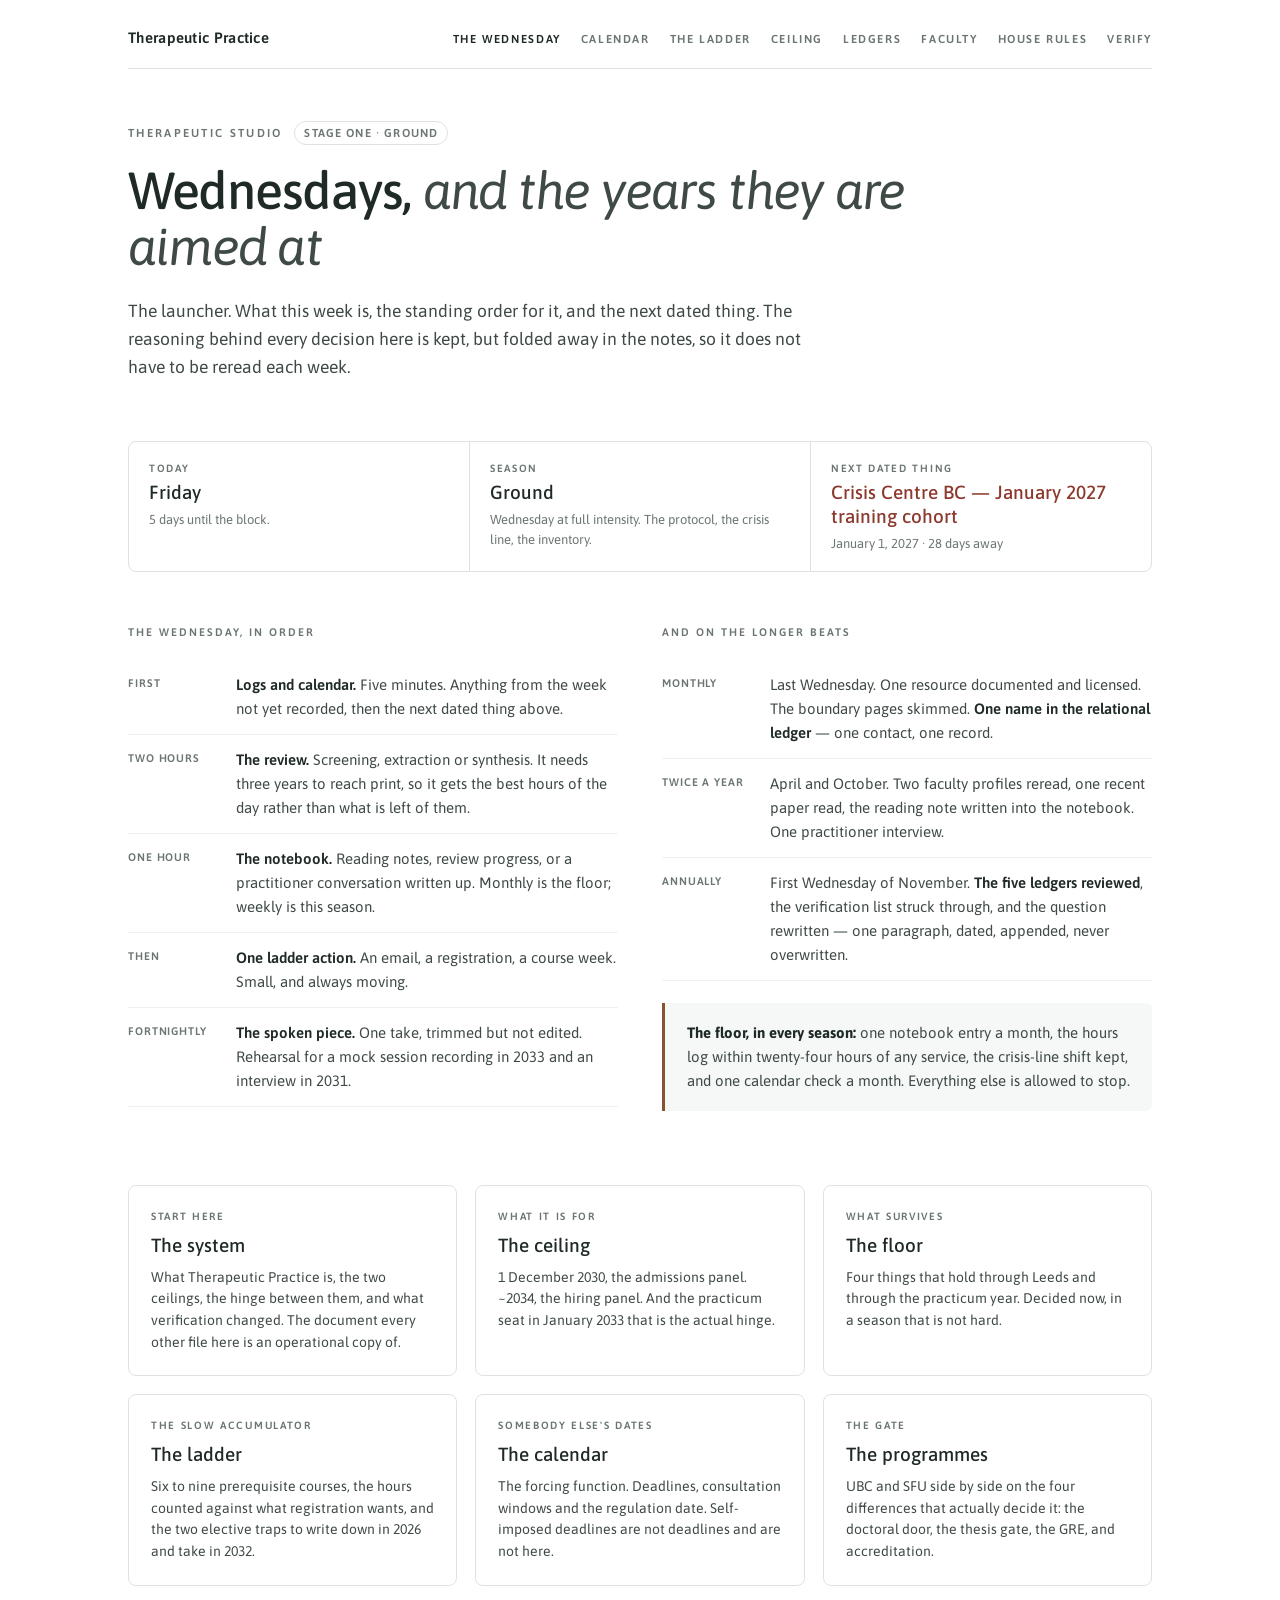
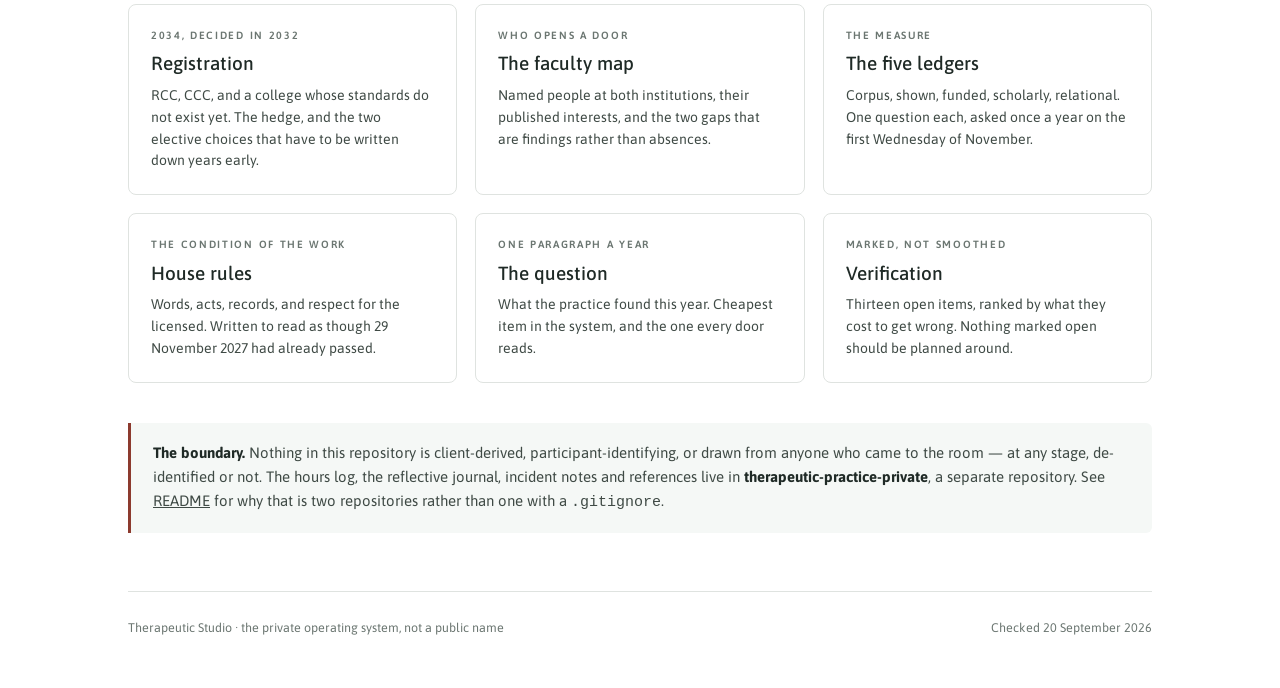
<file: index.html>
<!DOCTYPE html>
<html lang="en">
<head>
<meta charset="utf-8" />
<meta name="viewport" content="width=device-width, initial-scale=1" />
<meta name="robots" content="noai, noimageai" />
<title>The Wednesday · Therapeutic Practice</title>
<meta name="description" content="A launcher for Wednesdays. What this week is, the standing order for it, and the next dated thing." />
<link rel="preconnect" href="https://fonts.googleapis.com" />
<link rel="preconnect" href="https://fonts.gstatic.com" crossorigin />
<link href="https://fonts.googleapis.com/css2?family=Asap:ital,wght@0,400;0,500;0,600;1,400&display=swap" rel="stylesheet" />
<link rel="stylesheet" href="style.css" />
</head>
<body>
  <div class="wrap">

    <nav class="topbar" aria-label="Therapeutic Practice">
      <a class="mark" href="index.html">Therapeutic&nbsp;Practice</a>
      <div class="navlinks">
        <a href="index.html" aria-current="page">The Wednesday</a>
        <a href="calendar.html">Calendar</a>
        <a href="ladder.html">The Ladder</a>
        <a href="the-ceiling.md">Ceiling</a>
        <a href="the-ledgers.md">Ledgers</a>
        <a href="faculty-map.md">Faculty</a>
        <a href="house-rules.md">House rules</a>
        <a href="verification.md">Verify</a>
      </div>
    </nav>

    <header class="hero">
      <p class="eyebrow"><span>Therapeutic Studio</span><span class="status" id="stamp">Stage one · Ground</span></p>
      <h1>Wednesdays, <em>and the years they are aimed at</em></h1>
      <p class="lede">The launcher. What this week is, the standing order for it, and the next dated thing. The reasoning behind every decision here is kept, but folded away in the notes, so it does not have to be reread each week.</p>
    </header>

    <section class="today" aria-label="Where this week sits">
      <div class="today-cell">
        <span class="k">Today</span>
        <span class="v" id="today-day">—</span>
        <span class="d" id="today-note"></span>
      </div>
      <div class="today-cell">
        <span class="k">Season</span>
        <span class="v" id="season">—</span>
        <span class="d" id="season-note"></span>
      </div>
      <div class="today-cell" id="next-cell">
        <span class="k">Next dated thing</span>
        <span class="v" id="next-name">—</span>
        <span class="d" id="next-when"></span>
      </div>
    </section>

    <section class="order" aria-label="The standing order">
      <div class="order-col">
        <h2>The Wednesday, in order</h2>
        <ol class="runsheet">
          <li><span>First</span><div><b>Logs and calendar.</b> Five minutes. Anything from the week not yet recorded, then the next dated thing above.</div></li>
          <li><span>Two hours</span><div><b>The review.</b> Screening, extraction or synthesis. It needs three years to reach print, so it gets the best hours of the day rather than what is left of them.</div></li>
          <li><span>One hour</span><div><b>The notebook.</b> Reading notes, review progress, or a practitioner conversation written up. Monthly is the floor; weekly is this season.</div></li>
          <li><span>Then</span><div><b>One ladder action.</b> An email, a registration, a course week. Small, and always moving.</div></li>
          <li><span>Fortnightly</span><div><b>The spoken piece.</b> One take, trimmed but not edited. Rehearsal for a mock session recording in 2033 and an interview in 2031.</div></li>
        </ol>
      </div>
      <div class="order-col">
        <h2>And on the longer beats</h2>
        <ol class="runsheet">
          <li><span>Monthly</span><div>Last Wednesday. One resource documented and licensed. The boundary pages skimmed. <b>One name in the relational ledger</b> — one contact, one record.</div></li>
          <li><span>Twice a year</span><div>April and October. Two faculty profiles reread, one recent paper read, the reading note written into the notebook. One practitioner interview.</div></li>
          <li><span>Annually</span><div>First Wednesday of November. <b>The five ledgers reviewed</b>, the verification list struck through, and the question rewritten — one paragraph, dated, appended, never overwritten.</div></li>
        </ol>
        <div class="note" style="margin-top:22px">
          <p><b>The floor, in every season:</b> one notebook entry a month, the hours log within twenty-four hours of any service, the crisis-line shift kept, and one calendar check a month. Everything else is allowed to stop.</p>
        </div>
      </div>
    </section>

    <section aria-label="The system">
      <h2 class="sr">The files</h2>
      <div class="cards">
        <a class="card" href="the-system.md">
          <span class="k">Start here</span>
          <h3>The system</h3>
          <p>What Therapeutic Practice is, the two ceilings, the hinge between them, and what verification changed. The document every other file here is an operational copy of.</p>
        </a>
        <a class="card" href="the-ceiling.md">
          <span class="k">What it is for</span>
          <h3>The ceiling</h3>
          <p>1 December 2030, the admissions panel. ~2034, the hiring panel. And the practicum seat in January 2033 that is the actual hinge.</p>
        </a>
        <a class="card" href="the-floor.md">
          <span class="k">What survives</span>
          <h3>The floor</h3>
          <p>Four things that hold through Leeds and through the practicum year. Decided now, in a season that is not hard.</p>
        </a>
        <a class="card" href="ladder.html">
          <span class="k">The slow accumulator</span>
          <h3>The ladder</h3>
          <p>Six to nine prerequisite courses, the hours counted against what registration wants, and the two elective traps to write down in 2026 and take in 2032.</p>
        </a>
        <a class="card" href="calendar.html">
          <span class="k">Somebody else's dates</span>
          <h3>The calendar</h3>
          <p>The forcing function. Deadlines, consultation windows and the regulation date. Self-imposed deadlines are not deadlines and are not here.</p>
        </a>
        <a class="card" href="programmes.md">
          <span class="k">The gate</span>
          <h3>The programmes</h3>
          <p>UBC and SFU side by side on the four differences that actually decide it: the doctoral door, the thesis gate, the GRE, and accreditation.</p>
        </a>
        <a class="card" href="registration.md">
          <span class="k">2034, decided in 2032</span>
          <h3>Registration</h3>
          <p>RCC, CCC, and a college whose standards do not exist yet. The hedge, and the two elective choices that have to be written down years early.</p>
        </a>
        <a class="card" href="faculty-map.md">
          <span class="k">Who opens a door</span>
          <h3>The faculty map</h3>
          <p>Named people at both institutions, their published interests, and the two gaps that are findings rather than absences.</p>
        </a>
        <a class="card" href="the-ledgers.md">
          <span class="k">The measure</span>
          <h3>The five ledgers</h3>
          <p>Corpus, shown, funded, scholarly, relational. One question each, asked once a year on the first Wednesday of November.</p>
        </a>
        <a class="card" href="house-rules.md">
          <span class="k">The condition of the work</span>
          <h3>House rules</h3>
          <p>Words, acts, records, and respect for the licensed. Written to read as though 29 November 2027 had already passed.</p>
        </a>
        <a class="card" href="the-question.md">
          <span class="k">One paragraph a year</span>
          <h3>The question</h3>
          <p>What the practice found this year. Cheapest item in the system, and the one every door reads.</p>
        </a>
        <a class="card" href="verification.md">
          <span class="k">Marked, not smoothed</span>
          <h3>Verification</h3>
          <p>Thirteen open items, ranked by what they cost to get wrong. Nothing marked open should be planned around.</p>
        </a>
      </div>
    </section>

    <div class="note flag">
      <p><b>The boundary.</b> Nothing in this repository is client-derived, participant-identifying, or drawn from anyone who came to the room — at any stage, de-identified or not. The hours log, the reflective journal, incident notes and references live in <b>therapeutic-practice-private</b>, a separate repository. See <a class="inline" href="README.md">README</a> for why that is two repositories rather than one with a <code>.gitignore</code>.</p>
    </div>

    <footer class="foot">
      <span>Therapeutic Studio · the private operating system, not a public name</span>
      <span>Checked 20 September 2026</span>
    </footer>

  </div>

<script src="calendar-data.js"></script>
<script>
(function(){
  var now = new Date();
  var days = ["Sunday","Monday","Tuesday","Wednesday","Thursday","Friday","Saturday"];
  var dow = now.getDay();

  var dayEl = document.getElementById("today-day");
  var noteEl = document.getElementById("today-note");
  dayEl.textContent = days[dow];
  if (dow === 3) {
    noteEl.textContent = "The block. Logs first, then the review.";
  } else if (dow === 2) {
    noteEl.textContent = "Tomorrow is the block. Nothing to do tonight.";
  } else {
    var until = (3 - dow + 7) % 7;
    noteEl.textContent = until + (until === 1 ? " day" : " days") + " until the block.";
  }

  // Seasons, from the-system.md. Each closes on a condition, but the dates
  // are close enough to orient by.
  var seasons = [
    { until:"2027-08-31", name:"Ground", note:"Wednesday at full intensity. The protocol, the crisis line, the inventory." },
    { until:"2029-08-31", name:"Leeds",  note:"Wednesday at the floor. The review moves in module breaks, not weekly. This is a season, not a failure." },
    { until:"2030-12-31", name:"The gate", note:"Wednesday plus an evening. Prerequisites, references, the supervisor conversations." },
    { until:"2033-08-31", name:"The Room", note:"The degree is the block. Studio and Labs at their floors." },
    { until:"2034-04-30", name:"Practicum", note:"Two and a half days a week on placement. The floor is the hours log alone." },
    { until:"2099-12-31", name:"Practice", note:"Supervision hours, registration, the role." }
  ];
  for (var i=0;i<seasons.length;i++){
    if (now <= new Date(seasons[i].until + "T23:59:59")) {
      document.getElementById("season").textContent = seasons[i].name;
      document.getElementById("season-note").textContent = seasons[i].note;
      break;
    }
  }

  // Next dated thing
  var cal = (window.TP_CALENDAR || []).slice().sort(function(a,b){
    return a.date < b.date ? -1 : 1;
  });
  var next = null;
  for (var j=0;j<cal.length;j++){
    if (new Date(cal[j].date + "T23:59:59") >= now) { next = cal[j]; break; }
  }
  if (next) {
    document.getElementById("next-name").textContent = next.name;
    var d = new Date(next.date + "T12:00:00");
    var away = Math.round((d - now) / 86400000);
    var fmt = d.toLocaleDateString("en-CA", { day:"numeric", month:"long", year:"numeric" });
    document.getElementById("next-when").textContent =
      fmt + " · " + (away <= 0 ? "today" : away + (away === 1 ? " day away" : " days away"));
    if (away <= 45) document.getElementById("next-cell").classList.add("urgent");
  }
})();
</script>
</body>
</html>
</file>
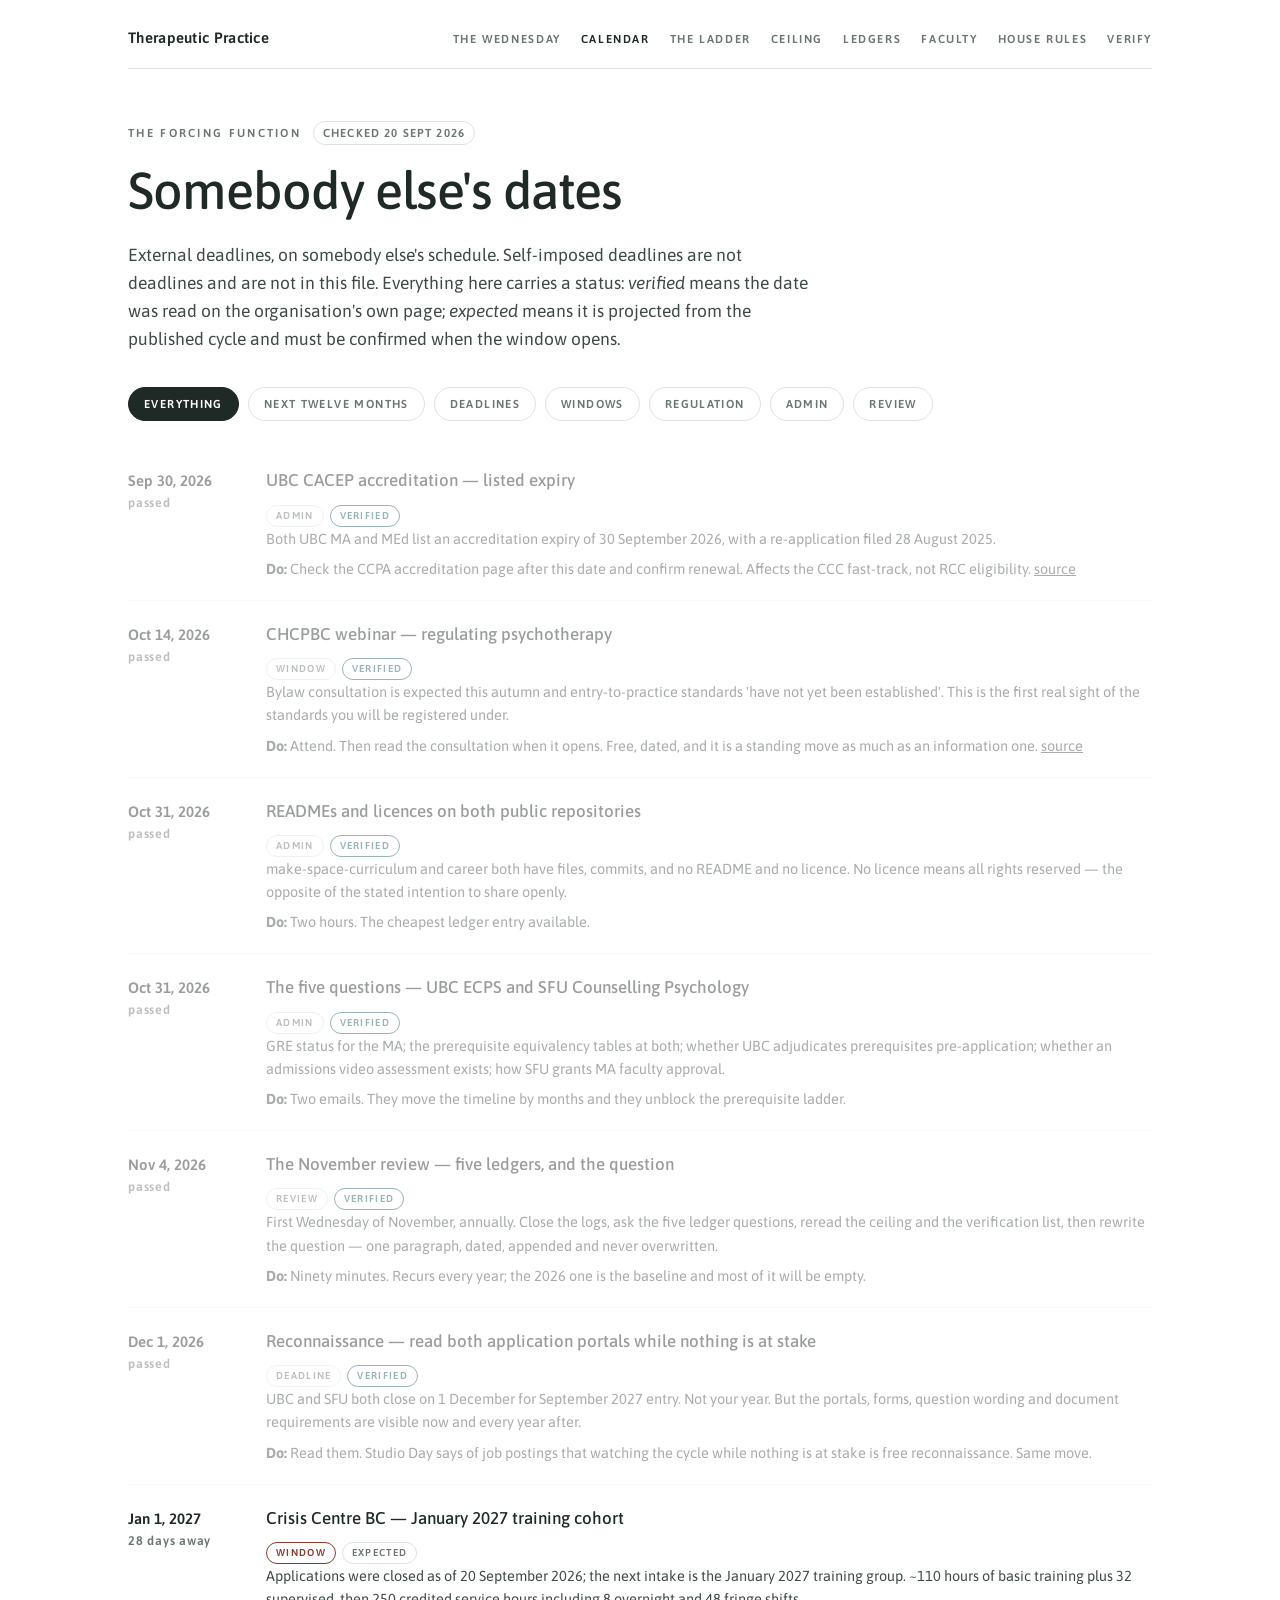
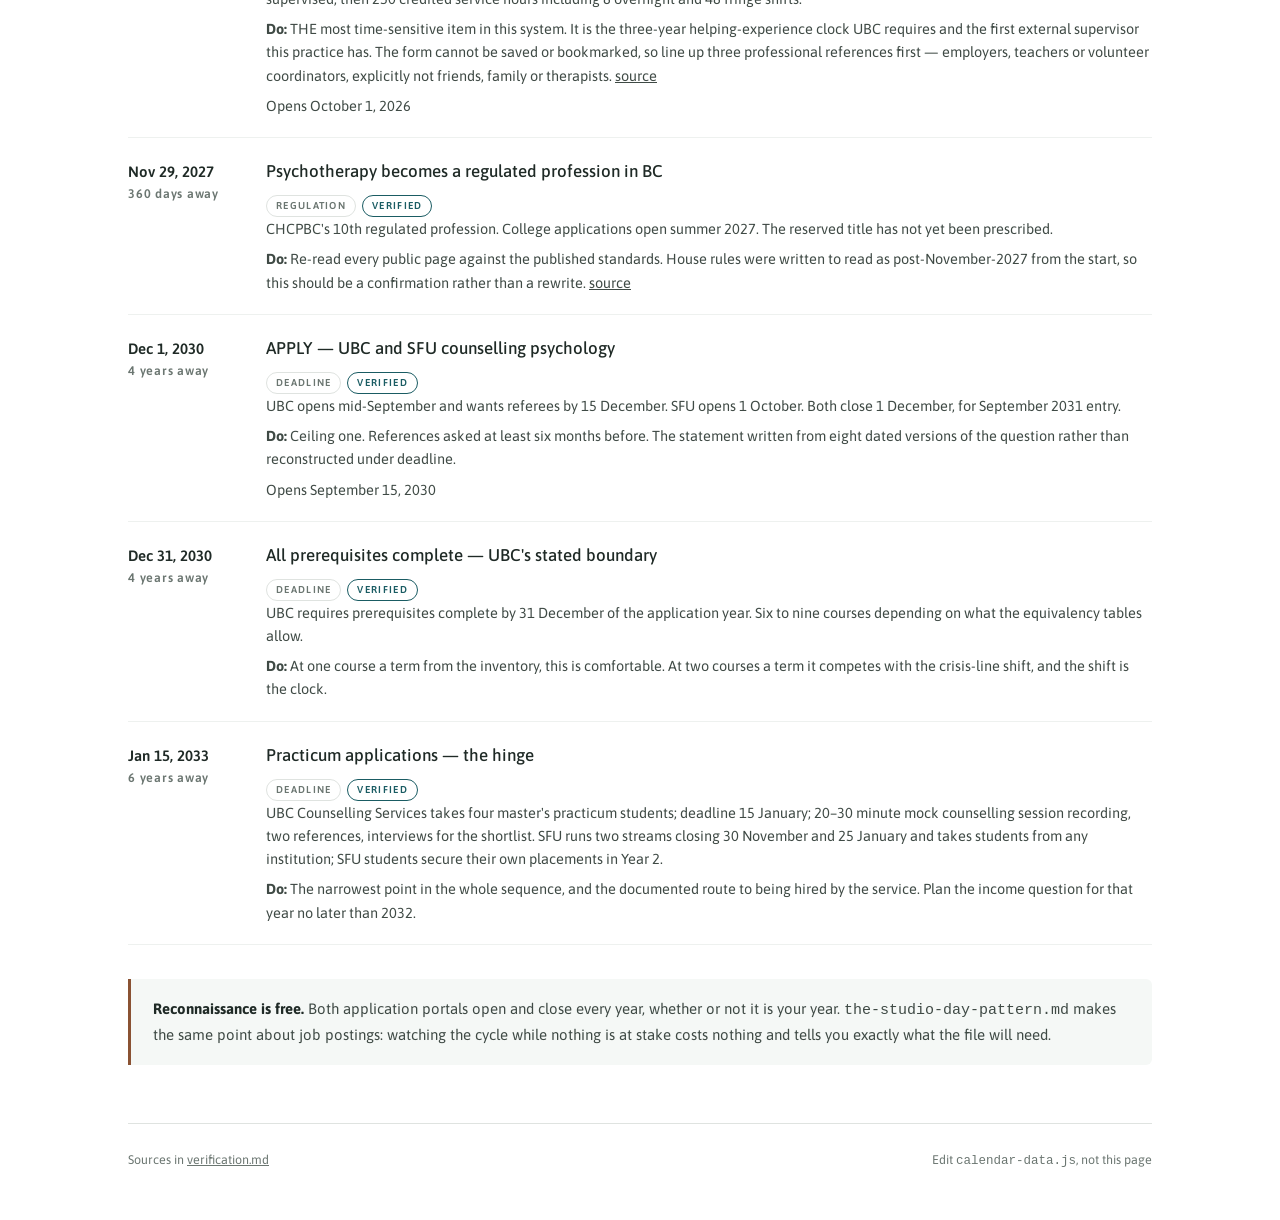
<file: calendar.html>
<!DOCTYPE html>
<html lang="en">
<head>
<meta charset="utf-8" />
<meta name="viewport" content="width=device-width, initial-scale=1" />
<meta name="robots" content="noai, noimageai" />
<title>Calendar · Therapeutic Practice</title>
<meta name="description" content="The forcing function. External deadlines on somebody else's schedule." />
<link rel="preconnect" href="https://fonts.googleapis.com" />
<link rel="preconnect" href="https://fonts.gstatic.com" crossorigin />
<link href="https://fonts.googleapis.com/css2?family=Asap:ital,wght@0,400;0,500;0,600;1,400&display=swap" rel="stylesheet" />
<link rel="stylesheet" href="style.css" />
</head>
<body>
  <div class="wrap">

    <nav class="topbar" aria-label="Therapeutic Practice">
      <a class="mark" href="index.html">Therapeutic&nbsp;Practice</a>
      <div class="navlinks">
        <a href="index.html">The Wednesday</a>
        <a href="calendar.html" aria-current="page">Calendar</a>
        <a href="ladder.html">The Ladder</a>
        <a href="the-ceiling.md">Ceiling</a>
        <a href="the-ledgers.md">Ledgers</a>
        <a href="faculty-map.md">Faculty</a>
        <a href="house-rules.md">House rules</a>
        <a href="verification.md">Verify</a>
      </div>
    </nav>

    <header class="hero">
      <p class="eyebrow"><span>The forcing function</span><span class="status">Checked 20 Sept 2026</span></p>
      <h1>Somebody else's dates</h1>
      <p class="lede">External deadlines, on somebody else's schedule. Self-imposed deadlines are not deadlines and are not in this file. Everything here carries a status: <em>verified</em> means the date was read on the organisation's own page; <em>expected</em> means it is projected from the published cycle and must be confirmed when the window opens.</p>
    </header>

    <div class="controls" role="group" aria-label="Filter">
      <button class="chip" data-f="all" aria-pressed="true">Everything</button>
      <button class="chip" data-f="soon" aria-pressed="false">Next twelve months</button>
      <button class="chip" data-f="deadline" aria-pressed="false">Deadlines</button>
      <button class="chip" data-f="window" aria-pressed="false">Windows</button>
      <button class="chip" data-f="regulation" aria-pressed="false">Regulation</button>
      <button class="chip" data-f="admin" aria-pressed="false">Admin</button>
      <button class="chip" data-f="review" aria-pressed="false">Review</button>
    </div>

    <ul class="dated" id="list"></ul>

    <div class="note" style="margin-top:34px">
      <p><b>Reconnaissance is free.</b> Both application portals open and close every year, whether or not it is your year. <code>the-studio-day-pattern.md</code> makes the same point about job postings: watching the cycle while nothing is at stake costs nothing and tells you exactly what the file will need.</p>
    </div>

    <footer class="foot">
      <span>Sources in <a href="verification.md">verification.md</a></span>
      <span>Edit <code>calendar-data.js</code>, not this page</span>
    </footer>

  </div>

<script src="calendar-data.js"></script>
<script>
(function(){
  var now = new Date();
  var yearOut = new Date(now.getTime() + 365*86400000);
  var list = document.getElementById("list");
  var data = (window.TP_CALENDAR || []).slice().sort(function(a,b){
    return a.date < b.date ? -1 : 1;
  });

  function render(filter){
    list.innerHTML = "";
    data.forEach(function(e){
      var d = new Date(e.date + "T12:00:00");
      var past = d < now;
      if (filter === "soon" && (past || d > yearOut)) return;
      if (filter !== "all" && filter !== "soon" && e.kind !== filter) return;

      var li = document.createElement("li");
      if (past) li.className = "past";

      var away = Math.round((d - now) / 86400000);
      var whenTxt = past ? "passed"
                  : away === 0 ? "today"
                  : away < 400 ? away + (away === 1 ? " day away" : " days away")
                  : Math.round(away/365) + " years away";

      var when = document.createElement("div");
      when.className = "when";
      when.innerHTML = "<b>" + d.toLocaleDateString("en-CA",{day:"numeric",month:"short",year:"numeric"}) + "</b>" + whenTxt;

      var what = document.createElement("div");
      what.className = "what";

      var tags = '<span class="tag' + (!past && away <= 60 ? " now" : "") + '">' + e.kind + "</span>" +
                 '<span class="tag' + (e.status === "verified" ? " verified" : "") + '">' + e.status + "</span>";

      var opens = e.opens ? '<p class="meta">Opens ' +
        new Date(e.opens + "T12:00:00").toLocaleDateString("en-CA",{day:"numeric",month:"long",year:"numeric"}) + "</p>" : "";

      var link = e.url ? ' <a class="inline" href="' + e.url + '" rel="noopener">source</a>' : "";

      what.innerHTML = "<h3>" + e.name + "</h3>" + tags +
        "<p>" + e.what + "</p>" +
        "<p><b>Do:</b> " + e.do + link + "</p>" + opens;

      li.appendChild(when); li.appendChild(what);
      list.appendChild(li);
    });
    if (!list.children.length) {
      list.innerHTML = '<li><div class="when"></div><div class="what"><p>Nothing in this filter.</p></div></li>';
    }
  }

  document.querySelectorAll(".chip").forEach(function(btn){
    btn.addEventListener("click", function(){
      document.querySelectorAll(".chip").forEach(function(b){ b.setAttribute("aria-pressed","false"); });
      btn.setAttribute("aria-pressed","true");
      render(btn.dataset.f);
    });
  });

  render("all");
})();
</script>
</body>
</html>
</file>
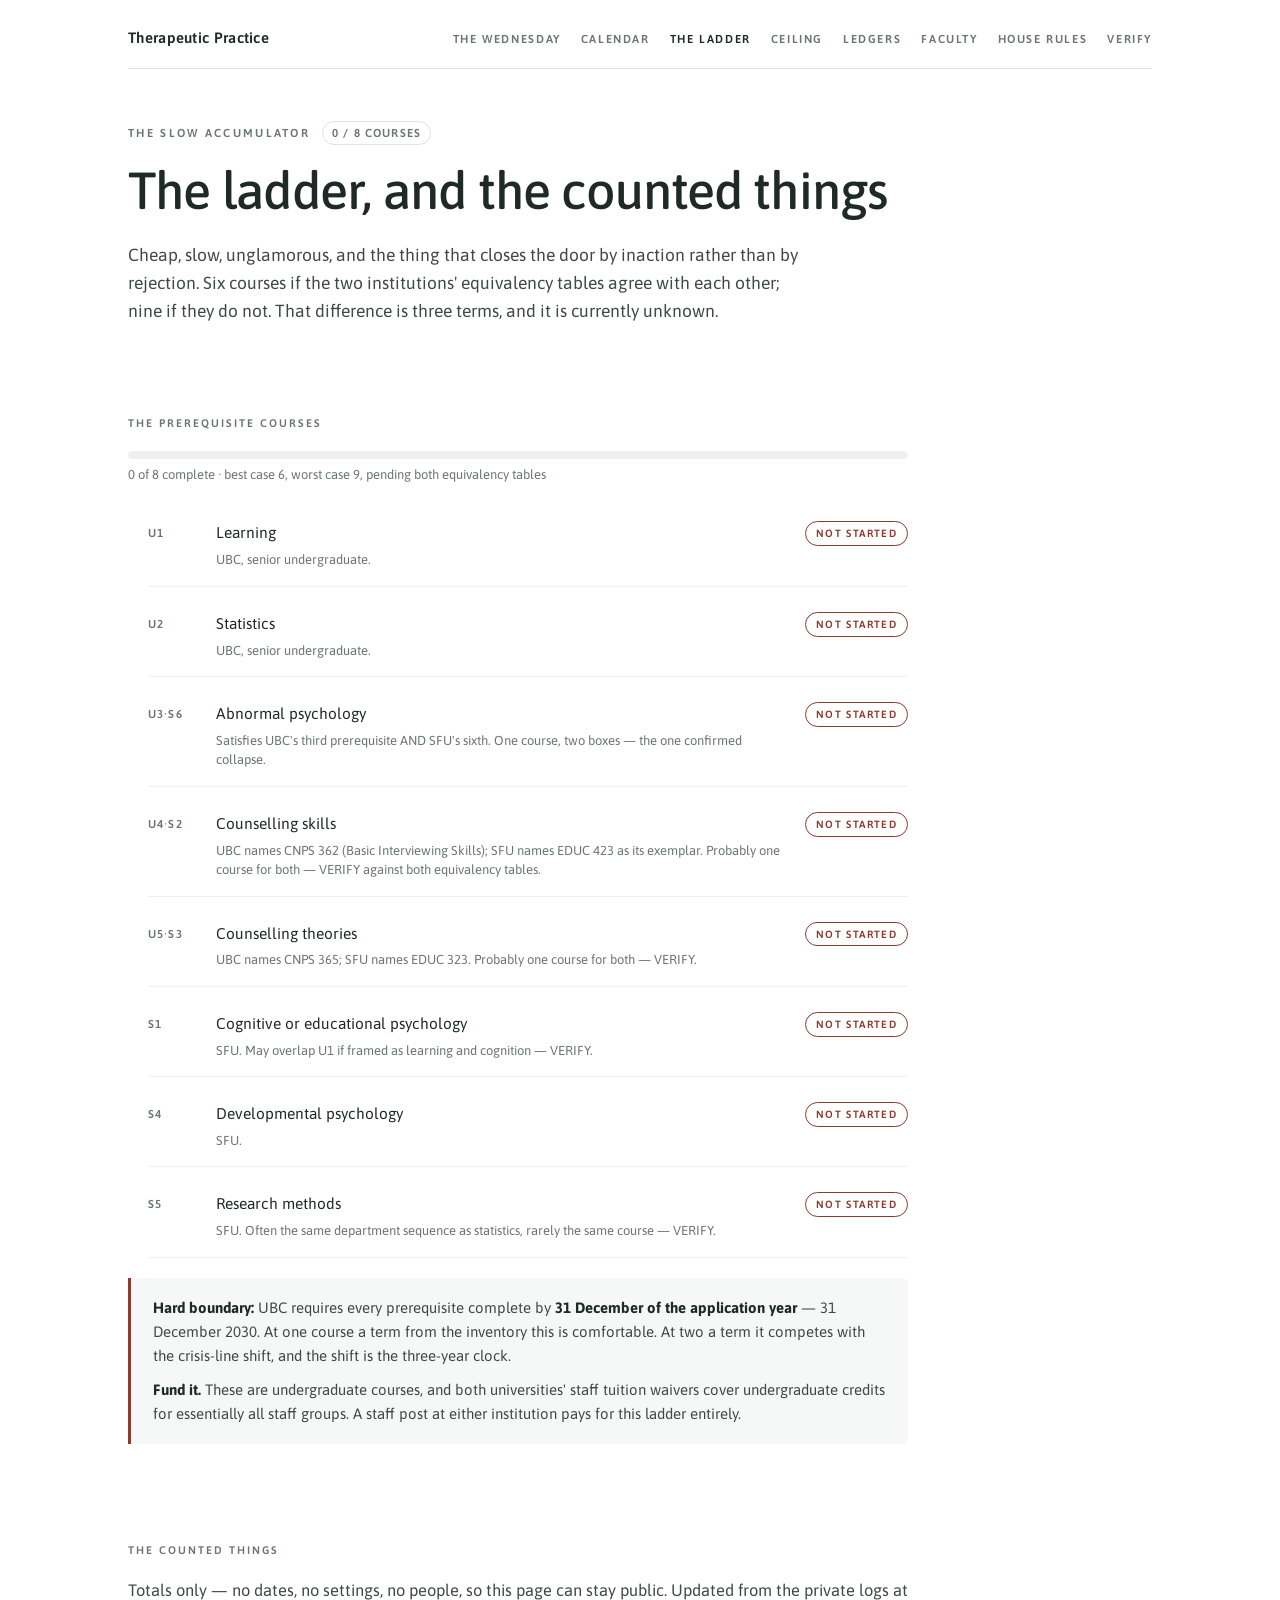
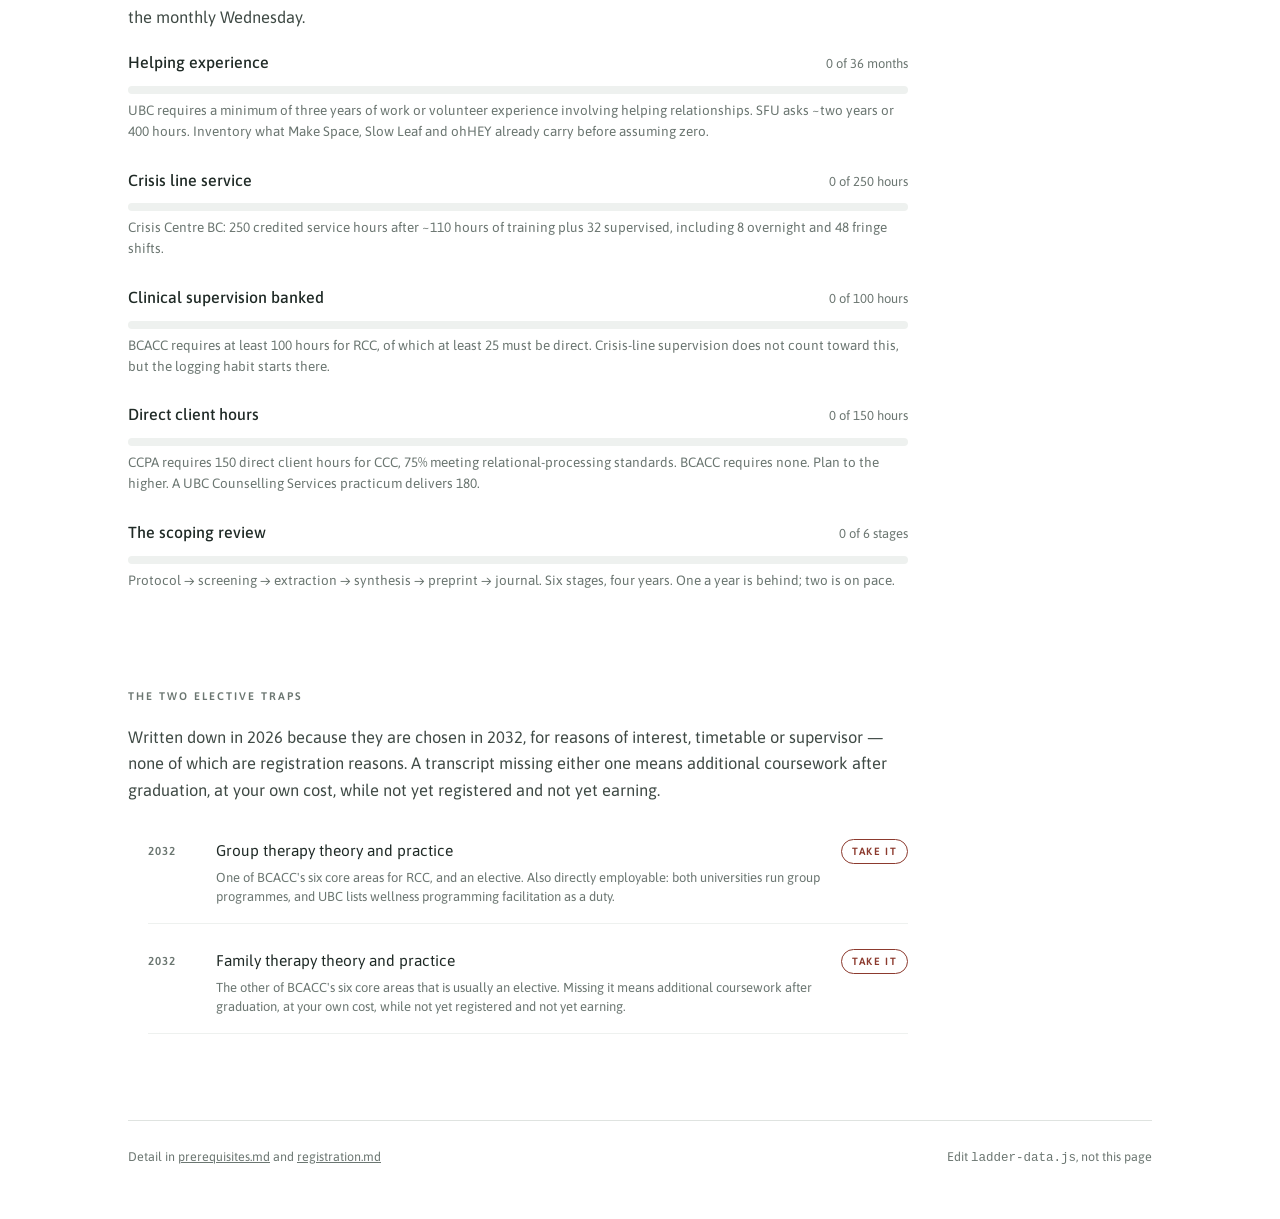
<file: ladder.html>
<!DOCTYPE html>
<html lang="en">
<head>
<meta charset="utf-8" />
<meta name="viewport" content="width=device-width, initial-scale=1" />
<meta name="robots" content="noai, noimageai" />
<title>The Ladder · Therapeutic Practice</title>
<meta name="description" content="The prerequisite ladder, the counted things, and the two elective traps." />
<link rel="preconnect" href="https://fonts.googleapis.com" />
<link rel="preconnect" href="https://fonts.gstatic.com" crossorigin />
<link href="https://fonts.googleapis.com/css2?family=Asap:ital,wght@0,400;0,500;0,600;1,400&display=swap" rel="stylesheet" />
<link rel="stylesheet" href="style.css" />
</head>
<body>
  <div class="wrap">

    <nav class="topbar" aria-label="Therapeutic Practice">
      <a class="mark" href="index.html">Therapeutic&nbsp;Practice</a>
      <div class="navlinks">
        <a href="index.html">The Wednesday</a>
        <a href="calendar.html">Calendar</a>
        <a href="ladder.html" aria-current="page">The Ladder</a>
        <a href="the-ceiling.md">Ceiling</a>
        <a href="the-ledgers.md">Ledgers</a>
        <a href="faculty-map.md">Faculty</a>
        <a href="house-rules.md">House rules</a>
        <a href="verification.md">Verify</a>
      </div>
    </nav>

    <header class="hero">
      <p class="eyebrow"><span>The slow accumulator</span><span class="status" id="stamp">—</span></p>
      <h1>The ladder, and the counted things</h1>
      <p class="lede">Cheap, slow, unglamorous, and the thing that closes the door by inaction rather than by rejection. Six courses if the two institutions' equivalency tables agree with each other; nine if they do not. That difference is three terms, and it is currently unknown.</p>
    </header>

    <section class="essay" aria-label="Courses">
      <h2>The prerequisite courses</h2>
      <div class="bar" id="course-bar" role="img" aria-label="Prerequisite progress"><span style="width:0%"></span></div>
      <p class="meta" id="course-count" style="font-size:13px;color:var(--stone);margin:0 0 20px"></p>
      <ul class="ladder" id="courses"></ul>
      <div class="note flag">
        <p><b>Hard boundary:</b> UBC requires every prerequisite complete by <b>31 December of the application year</b> — 31 December 2030. At one course a term from the inventory this is comfortable. At two a term it competes with the crisis-line shift, and the shift is the three-year clock.</p>
        <p><b>Fund it.</b> These are undergraduate courses, and both universities' staff tuition waivers cover undergraduate credits for essentially all staff groups. A staff post at either institution pays for this ladder entirely.</p>
      </div>
    </section>

    <section class="essay" aria-label="Counted things">
      <h2>The counted things</h2>
      <p>Totals only — no dates, no settings, no people, so this page can stay public. Updated from the private logs at the monthly Wednesday.</p>
      <div id="counters"></div>
    </section>

    <section class="essay" aria-label="The traps">
      <h2>The two elective traps</h2>
      <p>Written down in 2026 because they are chosen in 2032, for reasons of interest, timetable or supervisor — none of which are registration reasons. A transcript missing either one means additional coursework after graduation, at your own cost, while not yet registered and not yet earning.</p>
      <ul class="ladder" id="traps"></ul>
    </section>

    <footer class="foot">
      <span>Detail in <a href="prerequisites.md">prerequisites.md</a> and <a href="registration.md">registration.md</a></span>
      <span>Edit <code>ladder-data.js</code>, not this page</span>
    </footer>

  </div>

<script src="ladder-data.js"></script>
<script>
(function(){
  var L = window.TP_LADDER || {courses:[],counters:[],traps:[]};

  var done = L.courses.filter(function(c){ return c.state === "done"; }).length;
  var total = L.courses.length;
  document.querySelector("#course-bar span").style.width =
    (total ? Math.round(done/total*100) : 0) + "%";
  document.getElementById("course-count").textContent =
    done + " of " + total + " complete · best case 6, worst case 9, pending both equivalency tables";
  document.getElementById("stamp").textContent = done + " / " + total + " courses";

  var cEl = document.getElementById("courses");
  L.courses.forEach(function(c){
    var li = document.createElement("li");
    var state = c.state === "done" ? "done" : (c.state === "running" ? "" : "open");
    var label = c.state === "done" ? "Complete" : (c.state === "running" ? "Running" : "Not started");
    var placed = c.where || c.when ? '<small>' + [c.where, c.when].filter(Boolean).join(" · ") + '</small>' : "";
    li.innerHTML =
      '<div class="code">' + c.code + '</div>' +
      '<div class="name">' + c.name + '<small>' + c.note + '</small>' + placed + '</div>' +
      '<div class="state ' + state + '">' + label + '</div>';
    cEl.appendChild(li);
  });

  var nEl = document.getElementById("counters");
  L.counters.forEach(function(k){
    var pct = k.need ? Math.min(100, Math.round(k.have/k.need*100)) : 0;
    var d = document.createElement("div");
    d.style.margin = "0 0 26px";
    d.innerHTML =
      '<div style="display:flex;justify-content:space-between;gap:14px;align-items:baseline;flex-wrap:wrap">' +
        '<b style="color:var(--ink-strong);font-size:16px;font-weight:500">' + k.label + '</b>' +
        '<span style="font-size:13px;color:var(--stone)">' + k.have + " of " + k.need + " " + k.unit + '</span>' +
      '</div>' +
      '<div class="bar" role="img" aria-label="' + k.label + ': ' + k.have + ' of ' + k.need + ' ' + k.unit + '"><span style="width:' + pct + '%"></span></div>' +
      '<p style="font-size:13.5px;color:var(--stone);margin:0;line-height:1.55">' + k.note + '</p>';
    nEl.appendChild(d);
  });

  var tEl = document.getElementById("traps");
  L.traps.forEach(function(t){
    var li = document.createElement("li");
    li.innerHTML =
      '<div class="code">2032</div>' +
      '<div class="name">' + t.name + '<small>' + t.why + '</small></div>' +
      '<div class="state open">Take it</div>';
    tEl.appendChild(li);
  });
})();
</script>
</body>
</html>
</file>
<file: style.css>
/* Therapeutic Practice — shared stylesheet
   The counselling-side sibling of the Studio Day repository.
   Class names are deliberately the same, so the two read alike. */

:root{
  /* Studio Day's palette is sampled from photographs of a body in sun:
     warm umber, sand, sea blue. This one is its cooler sibling — the same
     structure, shifted green and slate, so the two are recognisably a pair
     without either pretending to be the other.
     Every text colour clears 4.5:1 on white. Measured, not estimated. */
  --paper:#ffffff;        /* white                                */
  --ink:#3f4a45;          /* slate green, body text      9.2:1    */
  --ink-strong:#1f2a26;   /* deepest, headings          14.8:1    */
  --stone:#6b7671;        /* captions, labels            4.7:1    */
  --hair:#dfe3e0;         /* rules                                */
  --hair-soft:#eef1ef;    /* rules, lighter                       */
  --panel:#f5f8f6;        /* cool off-white                       */
  --accent:#1a5c63;       /* deep teal, links, focus     7.6:1    */
  --accent-warm:#8a5233;  /* warm counterweight          6.3:1    */
  --flag:#8c3a2e;         /* verify, blocking, closed    7.6:1    */
  --maxw:1080px; --ease:cubic-bezier(.22,.61,.36,1);
}
*{box-sizing:border-box;} html,body{margin:0;padding:0;}
body{font-family:"Asap",system-ui,-apple-system,"Segoe UI",sans-serif;color:var(--ink);
  background:var(--paper);-webkit-font-smoothing:antialiased;line-height:1.6;}
.wrap{max-width:var(--maxw);margin:0 auto;padding:0 28px;}
a{color:inherit;}
img{max-width:100%;}
:focus-visible{outline:2px solid var(--accent);outline-offset:3px;border-radius:3px;}
.sr{position:absolute;width:1px;height:1px;padding:0;margin:-1px;overflow:hidden;
  clip:rect(0,0,0,0);white-space:nowrap;border:0;}

/* ── TOP NAV ── */
.topbar{display:flex;align-items:baseline;justify-content:space-between;gap:16px 28px;flex-wrap:wrap;
  padding:26px 0 18px;border-bottom:1px solid var(--hair);}
.mark{font-weight:600;font-size:15px;letter-spacing:.02em;color:var(--ink-strong);text-decoration:none;}
.navlinks{display:flex;flex-wrap:wrap;gap:20px;}
.navlinks a{font-size:11.5px;letter-spacing:.14em;text-transform:uppercase;color:var(--stone);
  font-weight:600;text-decoration:none;transition:color .2s var(--ease);}
.navlinks a:hover{color:var(--ink);}
.navlinks a[aria-current="page"]{color:var(--ink-strong);}

/* ── HERO ── */
.hero{padding:52px 0 26px;max-width:780px;}
.eyebrow{display:flex;align-items:center;gap:12px;font-size:11.5px;letter-spacing:.2em;
  text-transform:uppercase;color:var(--stone);font-weight:600;margin:0 0 18px;flex-wrap:wrap;}
.status{border:1px solid var(--hair);border-radius:100px;padding:2px 9px;letter-spacing:.1em;}
h1{font-weight:500;font-size:clamp(32px,4.8vw,52px);line-height:1.07;letter-spacing:-.015em;
  color:var(--ink-strong);margin:0 0 22px;}
h1 em{font-style:italic;font-weight:400;color:var(--ink);}
.lede{font-size:17.5px;max-width:680px;margin:0;color:var(--ink);}

/* ── TODAY STRIP ── */
.today{display:grid;grid-template-columns:repeat(auto-fit,minmax(210px,1fr));gap:1px;
  background:var(--hair);border:1px solid var(--hair);border-radius:8px;overflow:hidden;margin:34px 0 8px;}
.today-cell{background:var(--paper);padding:18px 20px;display:flex;flex-direction:column;gap:5px;}
.today-cell .k{font-size:10.5px;letter-spacing:.16em;text-transform:uppercase;color:var(--stone);font-weight:600;}
.today-cell .v{font-size:19px;color:var(--ink-strong);font-weight:500;line-height:1.25;}
.today-cell .d{font-size:13px;color:var(--stone);line-height:1.5;}
.today-cell.urgent .v{color:var(--flag);}

/* ── THE STANDING ORDER ── */
.order{display:grid;grid-template-columns:1fr 1fr;gap:44px;padding:44px 0 8px;}
.order-col h2{font-size:11px;letter-spacing:.18em;text-transform:uppercase;color:var(--stone);
  font-weight:600;margin:0 0 18px;}
.runsheet{list-style:none;margin:0;padding:0;}
.runsheet li{display:grid;grid-template-columns:94px 1fr;gap:14px;padding:13px 0;
  border-bottom:1px solid var(--hair-soft);font-size:15px;}
.runsheet li span{font-size:11px;letter-spacing:.08em;text-transform:uppercase;color:var(--stone);
  font-weight:600;padding-top:3px;line-height:1.35;}
.runsheet li div{color:var(--ink);}
.runsheet li div b{font-weight:600;color:var(--ink-strong);}

/* ── CARDS ── */
.cards{display:grid;grid-template-columns:repeat(auto-fit,minmax(248px,1fr));gap:18px;padding:40px 0;}
.card{border:1px solid var(--hair);border-radius:8px;padding:22px;background:var(--paper);
  display:flex;flex-direction:column;gap:9px;text-decoration:none;
  transition:border-color .2s var(--ease),transform .2s var(--ease);}
a.card:hover{border-color:var(--accent);transform:translateY(-2px);}
.card .k{font-size:10.5px;letter-spacing:.16em;text-transform:uppercase;color:var(--stone);font-weight:600;}
.card h3{margin:0;font-size:19px;font-weight:500;color:var(--ink-strong);line-height:1.25;}
.card p{margin:0;font-size:14px;color:var(--ink);line-height:1.55;}

/* ── ESSAY ── */
.essay{max-width:780px;padding:20px 0 8px;}
.essay h2{font-size:11px;letter-spacing:.18em;text-transform:uppercase;color:var(--stone);
  font-weight:600;margin:44px 0 18px;}
.essay h3{font-size:18px;font-weight:500;color:var(--ink-strong);margin:30px 0 12px;}
.essay p{font-size:16.5px;margin:0 0 20px;color:var(--ink);}
.essay ul,.essay ol{font-size:16.5px;margin:0 0 20px;padding-left:20px;}
.essay li{margin:0 0 9px;}
.essay a.inline{color:var(--accent);text-decoration:underline;text-decoration-color:var(--hair);
  text-underline-offset:2px;transition:text-decoration-color .2s var(--ease);}
.essay a.inline:hover{text-decoration-color:var(--accent);}
.essay em{font-style:italic;}
.essay table{width:100%;border-collapse:collapse;margin:0 0 24px;font-size:15px;}
.essay th{text-align:left;font-size:10.5px;letter-spacing:.14em;text-transform:uppercase;
  color:var(--stone);font-weight:600;padding:0 14px 9px 0;border-bottom:1px solid var(--hair);}
.essay td{padding:11px 14px 11px 0;border-bottom:1px solid var(--hair-soft);vertical-align:top;}

/* ── NOTE BLOCK ── */
.note{border-left:3px solid var(--accent-warm);background:var(--panel);padding:18px 22px;
  border-radius:0 6px 6px 0;margin:0 0 26px;font-size:15px;}
.note.flag{border-left-color:var(--flag);}
.note p{margin:0 0 10px;font-size:15px;} .note p:last-child{margin:0;}
.note b{color:var(--ink-strong);}

/* ── CONTROLS ── */
.controls{display:flex;flex-wrap:wrap;gap:9px;padding:8px 0 26px;}
.chip{font:inherit;font-size:11.5px;letter-spacing:.12em;text-transform:uppercase;font-weight:600;
  color:var(--stone);background:var(--paper);border:1px solid var(--hair);border-radius:100px;
  padding:7px 15px;cursor:pointer;transition:all .2s var(--ease);}
.chip:hover{color:var(--ink);border-color:var(--stone);}
.chip[aria-pressed="true"]{background:var(--ink-strong);border-color:var(--ink-strong);color:var(--paper);}

/* ── DATED LIST (calendar) ── */
.dated{list-style:none;margin:0;padding:0;}
.dated li{display:grid;grid-template-columns:118px 1fr;gap:20px;padding:20px 0;
  border-bottom:1px solid var(--hair-soft);}
.dated .when{font-size:12.5px;letter-spacing:.06em;color:var(--stone);font-weight:600;padding-top:2px;}
.dated .when b{display:block;font-size:15px;letter-spacing:0;color:var(--ink-strong);font-weight:600;}
.dated .what h3{margin:0 0 6px;font-size:17px;font-weight:500;color:var(--ink-strong);}
.dated .what p{margin:0 0 7px;font-size:14.5px;color:var(--ink);}
.dated .what p:last-child{margin:0;}
.dated .meta{font-size:12.5px;color:var(--stone);}
.dated li.past{opacity:.45;}
.tag{display:inline-block;font-size:10px;letter-spacing:.13em;text-transform:uppercase;font-weight:600;
  border:1px solid var(--hair);border-radius:100px;padding:2px 9px;color:var(--stone);margin:0 6px 0 0;}
.tag.now{border-color:var(--flag);color:var(--flag);}
.tag.verified{border-color:var(--accent);color:var(--accent);}

/* ── LADDER ── */
.bar{height:8px;border-radius:100px;background:var(--hair-soft);overflow:hidden;margin:10px 0 6px;}
.bar span{display:block;height:100%;background:var(--accent);border-radius:100px;}
.ladder{list-style:none;margin:0;padding:0;}
.ladder li{display:grid;grid-template-columns:52px 1fr auto;gap:16px;align-items:start;
  padding:16px 0;border-bottom:1px solid var(--hair-soft);}
.ladder .code{font-size:11.5px;letter-spacing:.1em;font-weight:600;color:var(--stone);padding-top:3px;}
.ladder .name{font-size:15.5px;color:var(--ink-strong);}
.ladder .name small{display:block;font-size:13px;color:var(--stone);margin-top:4px;line-height:1.5;}
.ladder .state{font-size:10.5px;letter-spacing:.13em;text-transform:uppercase;font-weight:600;
  color:var(--stone);border:1px solid var(--hair);border-radius:100px;padding:3px 10px;white-space:nowrap;}
.ladder .state.done{border-color:var(--accent);color:var(--accent);}
.ladder .state.open{border-color:var(--flag);color:var(--flag);}

/* ── FOOT ── */
.foot{border-top:1px solid var(--hair);margin-top:58px;padding:26px 0 52px;
  font-size:12.5px;color:var(--stone);display:flex;justify-content:space-between;gap:18px;flex-wrap:wrap;}

@media (max-width:760px){
  .order{grid-template-columns:1fr;gap:34px;}
  .dated li{grid-template-columns:1fr;gap:7px;}
  .ladder li{grid-template-columns:1fr;gap:8px;}
  .wrap{padding:0 18px;}
}
@media (prefers-reduced-motion:reduce){*{transition:none!important;animation:none!important;}}

/* ── PAPER ──
   This is a working reference, so every page prints. Paper drops the
   navigation and every control, and reveals what the interactions hide. */
@media print{
  .topbar,.controls,.foot,.cards{display:none!important;}
  body{font-size:11pt;line-height:1.45;color:#000;}
  .wrap{max-width:none;padding:0;}
  .hero{padding:0 0 14pt;} h1{font-size:20pt;}
  .dated li,.ladder li{break-inside:avoid;page-break-inside:avoid;opacity:1!important;}
  .today{border:1px solid #999;}
  .note{border-left:2pt solid #000;background:none;}
  a{text-decoration:none;color:#000;}
  .essay a.inline::after{content:" (" attr(href) ")";font-size:9pt;color:#555;}
}
</file>
